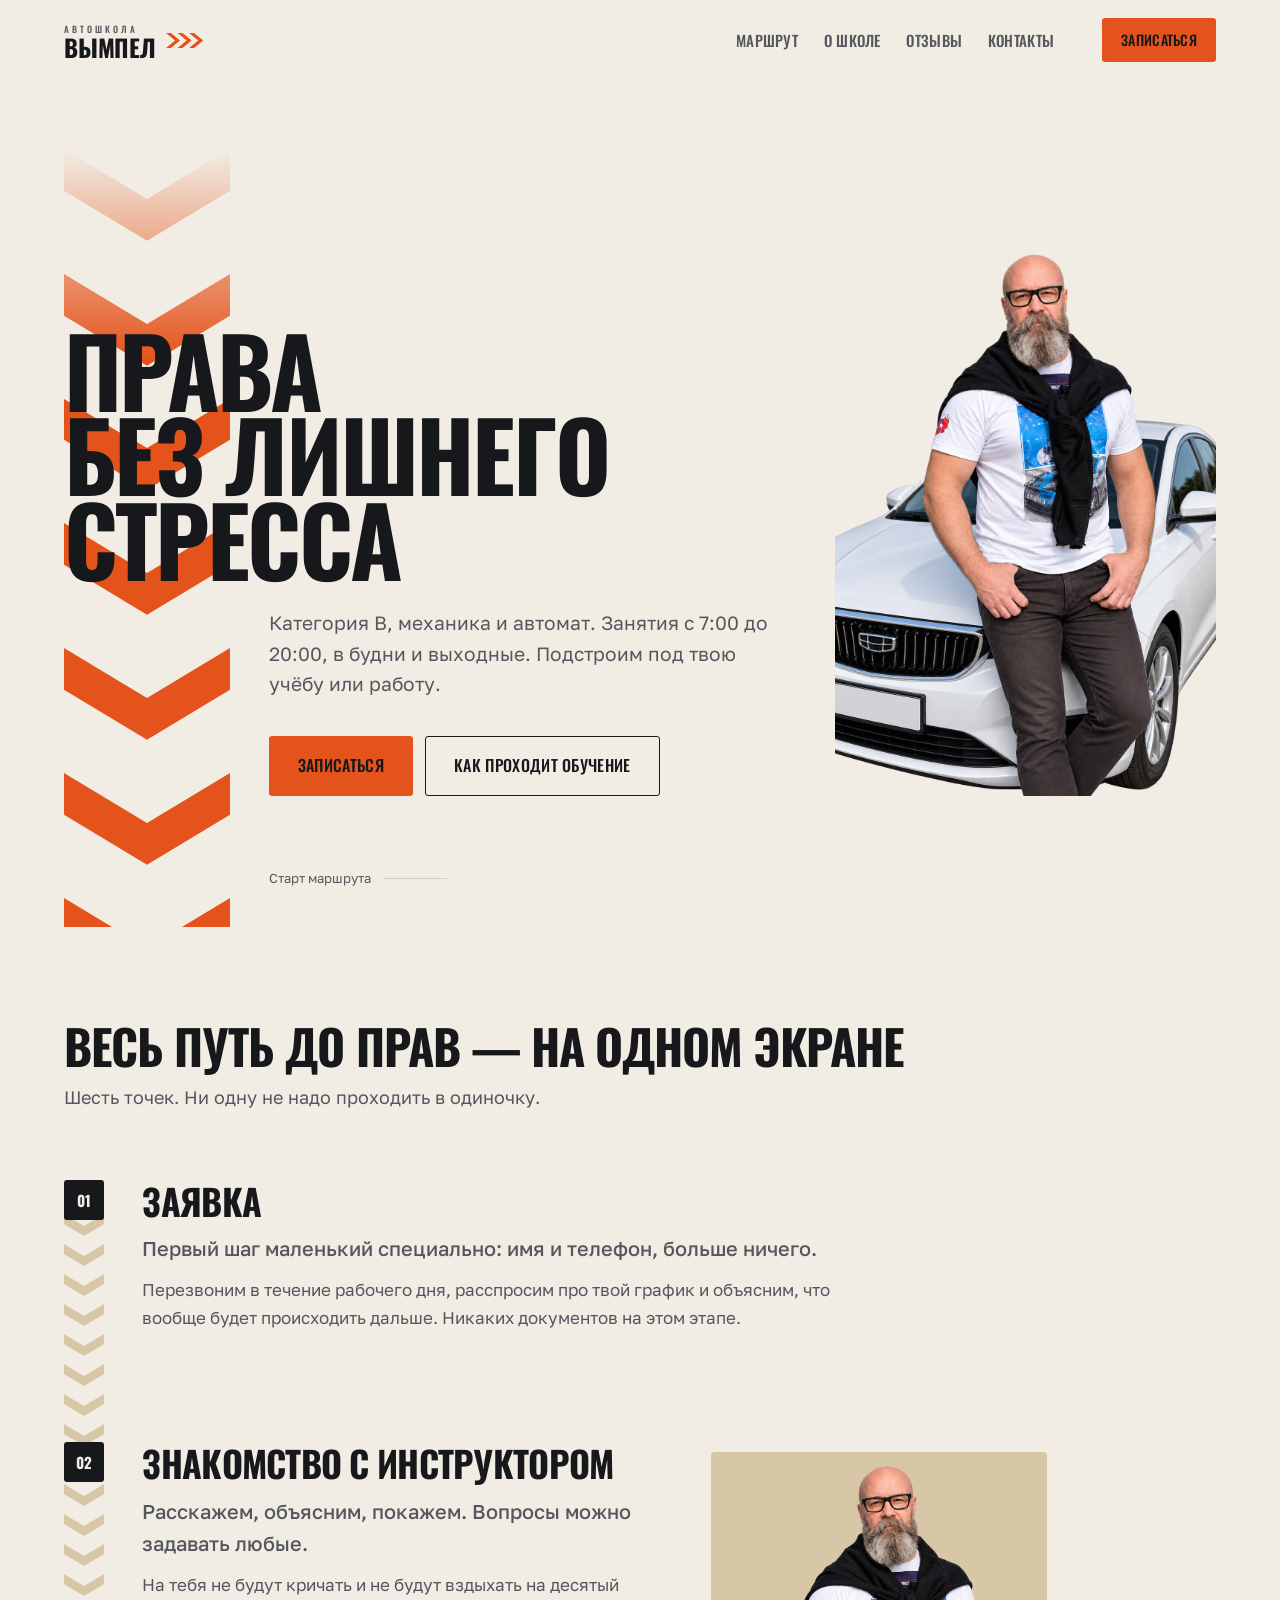
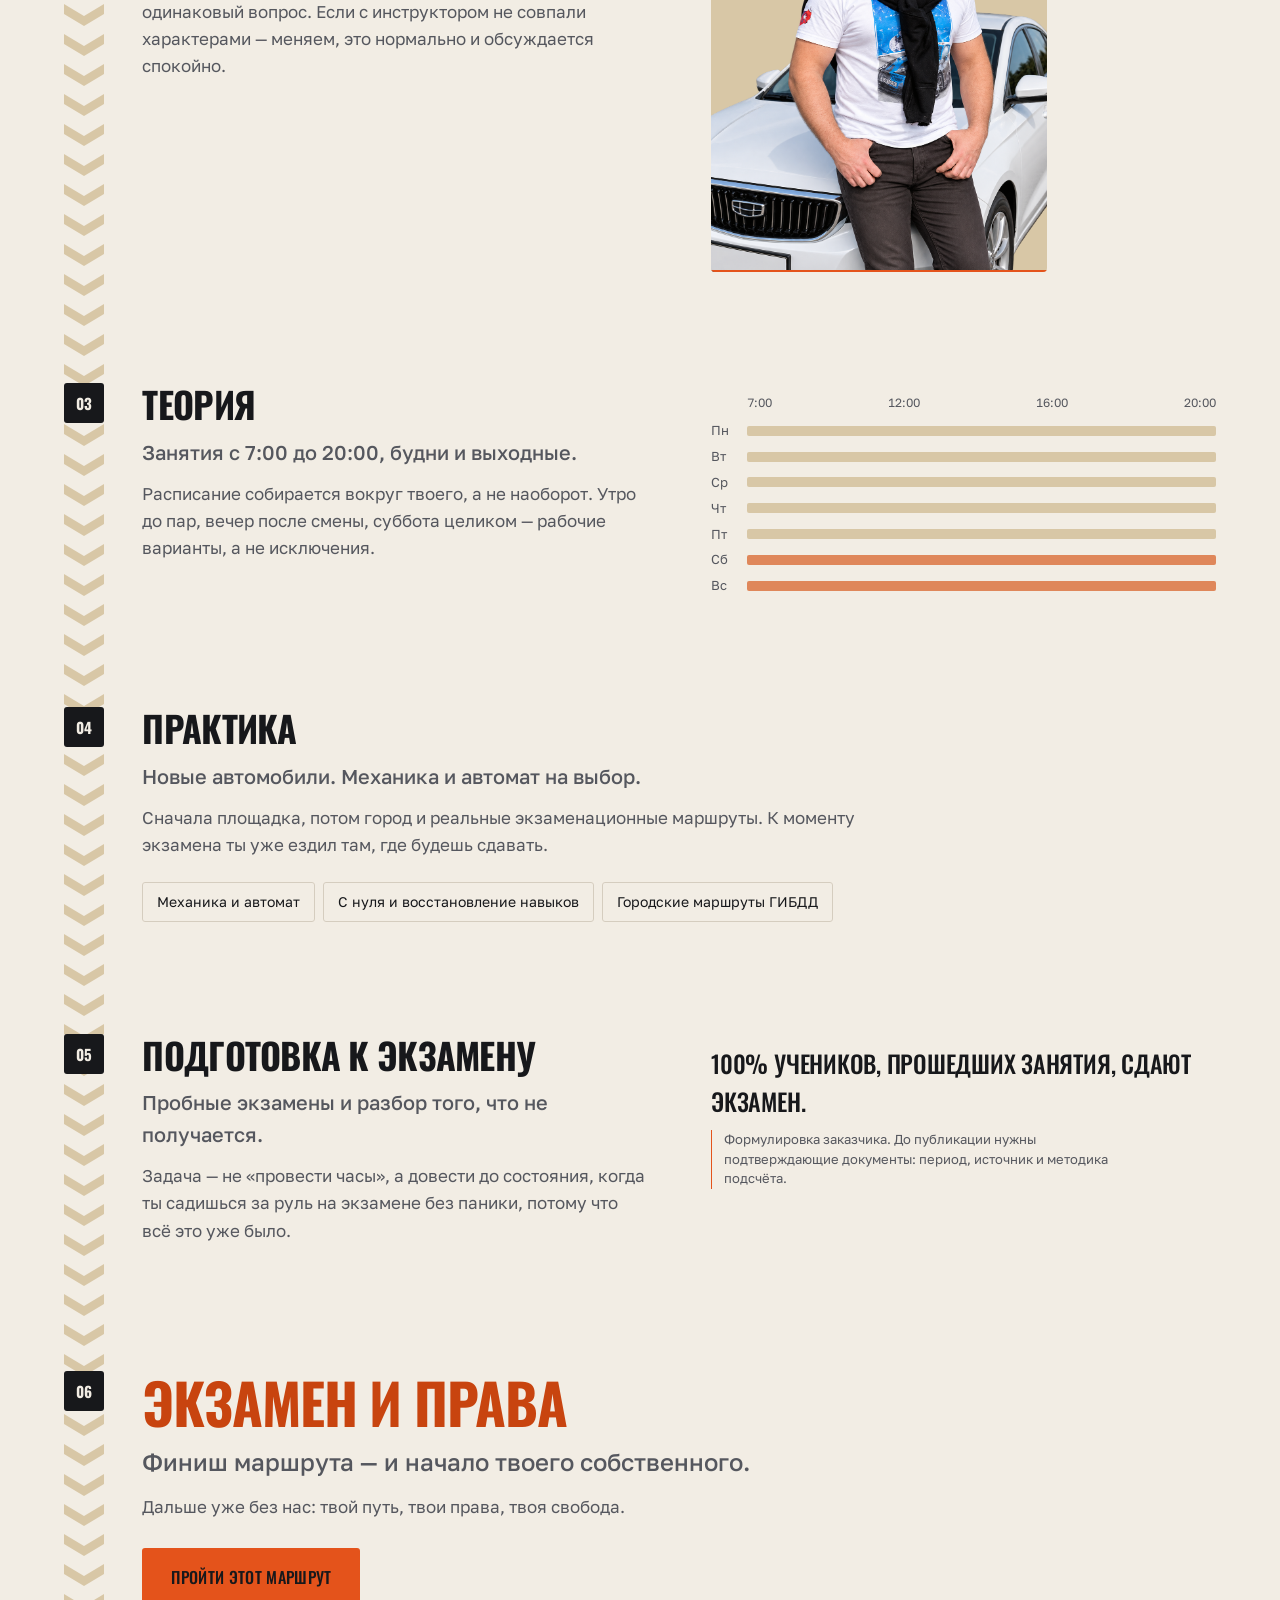
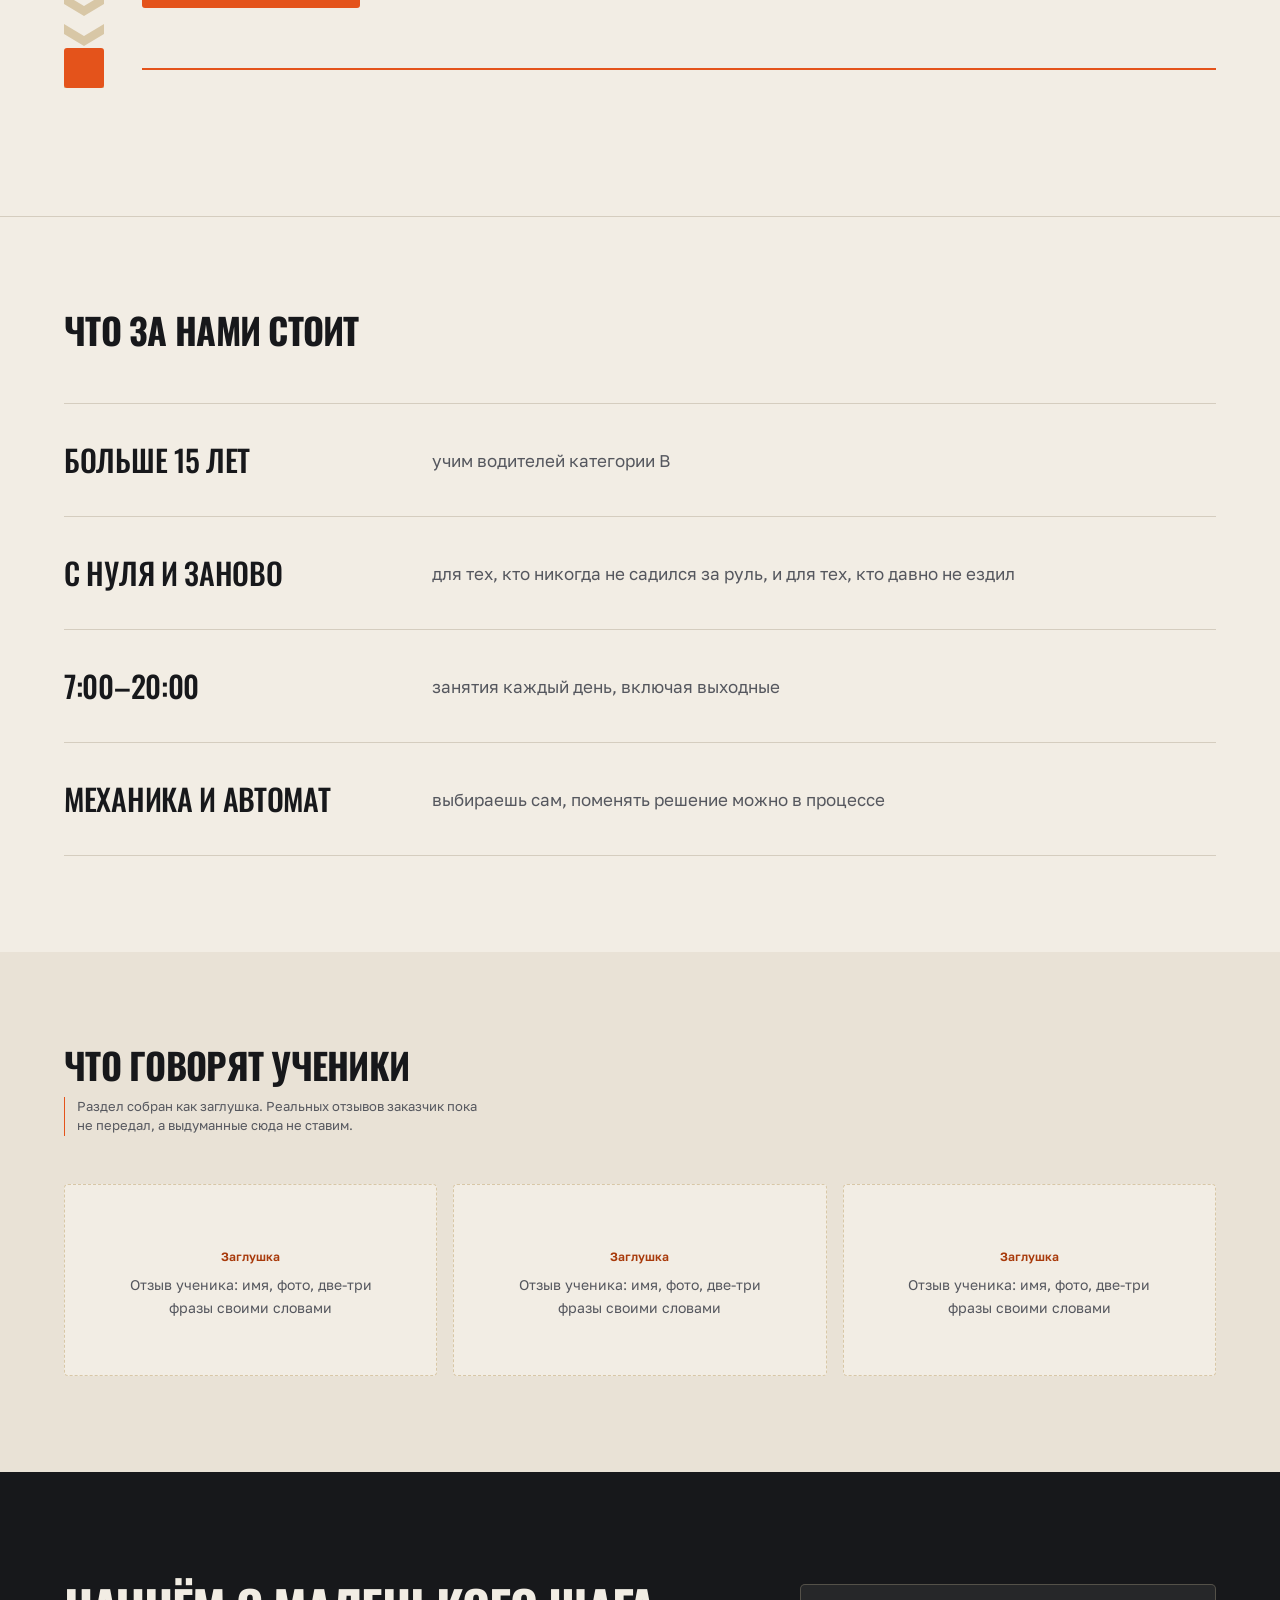
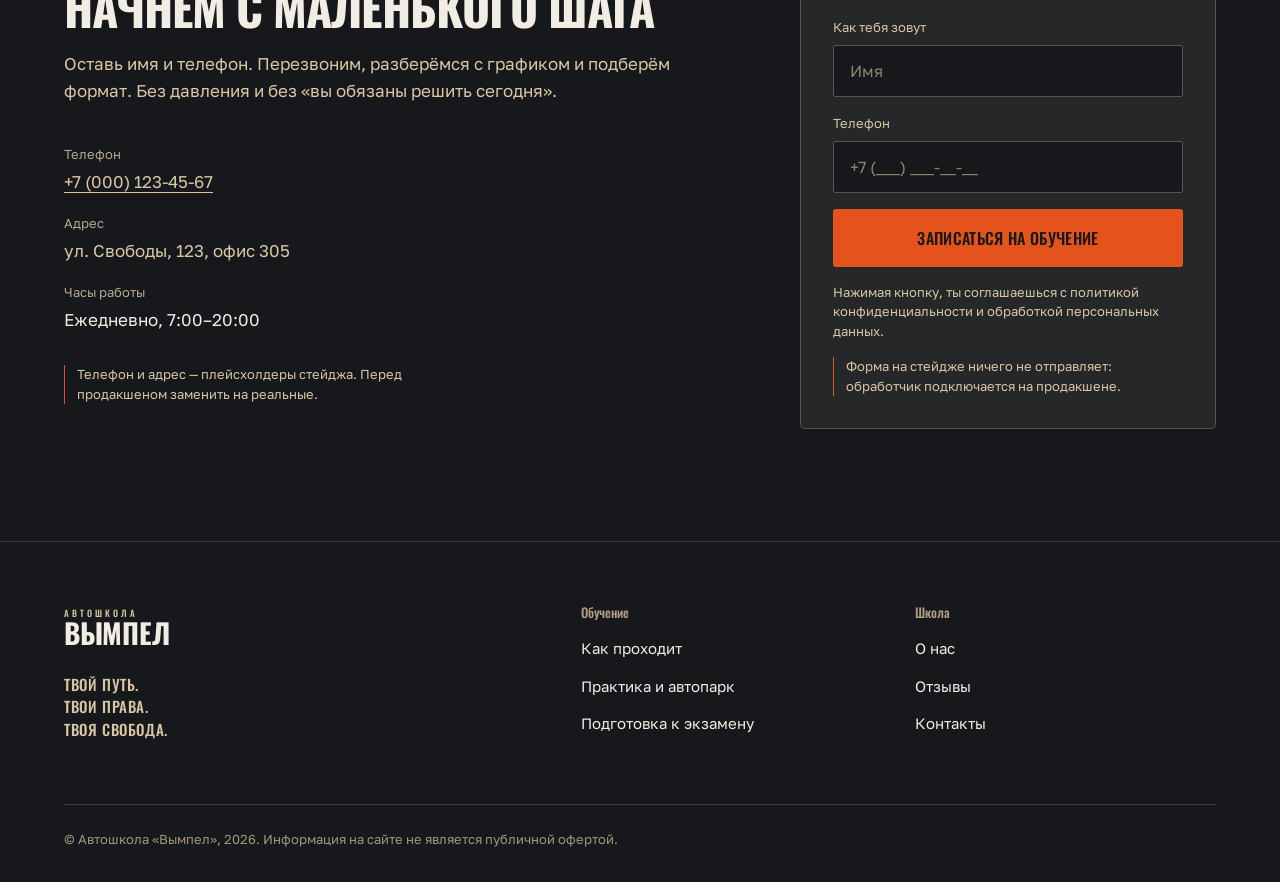
<file: site/index.html>
<!doctype html>
<html lang="ru">
<head>
<meta charset="utf-8">
<meta name="viewport" content="width=device-width, initial-scale=1">
<title>Автошкола «Вымпел» — права без лишнего стресса</title>
<meta name="description" content="Автошкола «Вымпел»: категория B, механика и автомат, занятия с 7:00 до 20:00 в будни и выходные. Обучение с нуля и восстановление навыков.">
<link rel="stylesheet" href="fonts/fonts.css">
<link rel="stylesheet" href="styles.css">
</head>
<body>
<!--
THESIS: Обучение показано как маршрут, по которому ученик едет от заявки до прав; страница
  отказывается от плиточной решётки «преимуществ с иконками», которой заканчивается
  каждый лендинг автошколы.
OWN-WORLD: Кремовая бумага #F2EDE4 и чернила #17181B, оранжевый #E4531B только как заливка
  дороги и действия, песок #D8C7A6 для тёмного режима. Oswald узкий капс — дисплей,
  Golos Text — текст. Единственный графический элемент — шеврон, работающий как дорожная
  разметка, а не как декор.
STORY: Ученик видит весь путь целиком, понимает, что на каждой точке рядом человек, и
  оставляет заявку, потому что первый шаг оказывается маленьким.
FIRST VIEWPORT: Кремовое поле; оранжевая шеврон-дорога входит снизу и уходит за
  заголовок; слева крупный капс «ПРАВА БЕЗ ЛИШНЕГО СТРЕССА» в три строки, под ним
  подзаголовок с графиком и две кнопки, первичная оранжевая; справа кадр автопарка;
  внизу маркер старта маршрута.
FORM: Маршрут, позиция 2 в моём ранжированном списке структур, seed 6f135856.
FINISH: unreviewed and undocumented is unfinished; this build ends with the finish review, the verdict, and DESIGN.md
-->

<a class="skip" href="#route">К маршруту обучения</a>

<header class="nav" data-nav>
  <a class="logo" href="#top" aria-label="Автошкола Вымпел, на главную">
    <span class="logo__sup">Автошкола</span>
    <span class="logo__name">Вымпел</span>
    <svg class="logo__mark" viewBox="0 0 46 18" aria-hidden="true" focusable="false">
      <path d="M0 0 L11 9 L0 18 L6 18 L17 9 L6 0 Z"/>
      <path d="M14 0 L25 9 L14 18 L20 18 L31 9 L20 0 Z"/>
      <path d="M28 0 L39 9 L28 18 L34 18 L45 9 L34 0 Z"/>
    </svg>
  </a>
  <nav class="nav__links" aria-label="Основная навигация">
    <a href="#route">Маршрут</a>
    <a href="#facts">О школе</a>
    <a href="#reviews">Отзывы</a>
    <a href="#signup">Контакты</a>
  </nav>
  <a class="btn btn--primary btn--sm" href="#signup">Записаться</a>
</header>

<main id="top">

  <section class="hero">
    <div class="hero__road" aria-hidden="true"></div>
    <div class="hero__inner">
      <div class="hero__text">
        <h1 class="hero__title">Права<br>без лишнего<br>стресса</h1>
        <p class="hero__lead">
          Категория B, механика и автомат. Занятия с 7:00 до 20:00, в будни и выходные.
          Подстроим под твою учёбу или работу.
        </p>
        <div class="hero__actions">
          <a class="btn btn--primary" href="#signup">Записаться</a>
          <a class="btn btn--ghost" href="#route">Как проходит обучение</a>
        </div>
      </div>
      <figure class="hero__shot slot cutout" data-slot="Фото автопарка">
        <img src="img/instructor.png" alt="Инструктор автошколы «Вымпел» у учебного автомобиля" data-optional>
        <div class="slot__body">
          <span class="slot__tag">Заглушка</span>
          <p class="slot__note">Обтравленный кадр: инструктор у учебного автомобиля. Положить файл в <code>site/img/instructor.png</code></p>
        </div>
      </figure>
    </div>
    <p class="hero__start"><span>Старт маршрута</span></p>
  </section>

  <section class="route" id="route" aria-labelledby="route-h">
    <div class="route__head">
      <h2 id="route-h">Весь путь до прав — на одном экране</h2>
      <p>Шесть точек. Ни одну не надо проходить в одиночку.</p>
    </div>

    <div class="road" data-road>
      <div class="road__track" aria-hidden="true"><span class="road__fill" data-road-fill></span></div>

      <ol class="stops">

        <li class="stop" data-stop>
          <div class="stop__marker" aria-hidden="true"><span>01</span></div>
          <div class="stop__body">
            <h3>Заявка</h3>
            <p class="stop__lead">Первый шаг маленький специально: имя и телефон, больше ничего.</p>
            <p>Перезвоним в течение рабочего дня, расспросим про твой график и объясним,
              что вообще будет происходить дальше. Никаких документов на этом этапе.</p>
          </div>
        </li>

        <li class="stop stop--split" data-stop>
          <div class="stop__marker" aria-hidden="true"><span>02</span></div>
          <div class="stop__body">
            <h3>Знакомство с инструктором</h3>
            <p class="stop__lead">Расскажем, объясним, покажем. Вопросы можно задавать любые.</p>
            <p>На тебя не будут кричать и не будут вздыхать на десятый одинаковый вопрос.
              Если с инструктором не совпали характерами — меняем, это нормально и
              обсуждается спокойно.</p>
            <figure class="stop__shot slot cutout cutout--face" data-slot="Фото инструктора">
              <img src="img/instructor.png" alt="Инструктор автошколы «Вымпел»" data-optional>
              <div class="slot__body">
                <span class="slot__tag">Заглушка</span>
                <p class="slot__note">Тот же обтравленный кадр, кроп на человека. Положить файл в <code>site/img/instructor.png</code></p>
              </div>
            </figure>
          </div>
        </li>

        <li class="stop stop--split" data-stop>
          <div class="stop__marker" aria-hidden="true"><span>03</span></div>
          <div class="stop__body">
            <h3>Теория</h3>
            <p class="stop__lead">Занятия с 7:00 до 20:00, будни и выходные.</p>
            <p>Расписание собирается вокруг твоего, а не наоборот. Утро до пар, вечер после
              смены, суббота целиком — рабочие варианты, а не исключения.</p>
            <div class="daybar" role="img" aria-label="Занятия доступны с 7:00 до 20:00 каждый день недели">
              <div class="daybar__scale"><span>7:00</span><span>12:00</span><span>16:00</span><span>20:00</span></div>
              <div class="daybar__rows">
                <div class="daybar__row"><span class="daybar__day">Пн</span><span class="daybar__bar"></span></div>
                <div class="daybar__row"><span class="daybar__day">Вт</span><span class="daybar__bar"></span></div>
                <div class="daybar__row"><span class="daybar__day">Ср</span><span class="daybar__bar"></span></div>
                <div class="daybar__row"><span class="daybar__day">Чт</span><span class="daybar__bar"></span></div>
                <div class="daybar__row"><span class="daybar__day">Пт</span><span class="daybar__bar"></span></div>
                <div class="daybar__row"><span class="daybar__day">Сб</span><span class="daybar__bar"></span></div>
                <div class="daybar__row"><span class="daybar__day">Вс</span><span class="daybar__bar"></span></div>
              </div>
            </div>
          </div>
        </li>

        <li class="stop" id="practice" data-stop>
          <div class="stop__marker" aria-hidden="true"><span>04</span></div>
          <div class="stop__body">
            <h3>Практика</h3>
            <p class="stop__lead">Новые автомобили. Механика и автомат на выбор.</p>
            <p>Сначала площадка, потом город и реальные экзаменационные маршруты. К моменту
              экзамена ты уже ездил там, где будешь сдавать.</p>
            <ul class="inline-facts">
              <li>Механика и автомат</li>
              <li>С нуля и восстановление навыков</li>
              <li>Городские маршруты ГИБДД</li>
            </ul>
          </div>
        </li>

        <li class="stop stop--split" id="exam-prep" data-stop>
          <div class="stop__marker" aria-hidden="true"><span>05</span></div>
          <div class="stop__body">
            <h3>Подготовка к экзамену</h3>
            <p class="stop__lead">Пробные экзамены и разбор того, что не получается.</p>
            <p>Задача — не «провести часы», а довести до состояния, когда ты садишься за руль
              на экзамене без паники, потому что всё это уже было.</p>
            <p class="claim">
              <strong>100% учеников, прошедших занятия, сдают экзамен.</strong>
              <span class="claim__note" data-placeholder>Формулировка заказчика. До публикации нужны подтверждающие документы: период, источник и методика подсчёта.</span>
            </p>
          </div>
        </li>

        <li class="stop stop--finish" data-stop>
          <div class="stop__marker" aria-hidden="true"><span>06</span></div>
          <div class="stop__body">
            <h3>Экзамен и права</h3>
            <p class="stop__lead">Финиш маршрута — и начало твоего собственного.</p>
            <p>Дальше уже без нас: твой путь, твои права, твоя свобода.</p>
            <p class="finish-cta"><a class="btn btn--primary" href="#signup">Пройти этот маршрут</a></p>
          </div>
        </li>

      </ol>
      <div class="road__finish" aria-hidden="true"></div>
    </div>
  </section>

  <section class="facts" id="facts" aria-labelledby="facts-h">
    <h2 id="facts-h" class="facts__h">Что за нами стоит</h2>
    <dl class="facts__list">
      <div class="facts__item">
        <dt>Больше 15 лет</dt>
        <dd>учим водителей категории B</dd>
      </div>
      <div class="facts__item">
        <dt>С нуля и заново</dt>
        <dd>для тех, кто никогда не садился за руль, и для тех, кто давно не ездил</dd>
      </div>
      <div class="facts__item">
        <dt>7:00–20:00</dt>
        <dd>занятия каждый день, включая выходные</dd>
      </div>
      <div class="facts__item">
        <dt>Механика и автомат</dt>
        <dd>выбираешь сам, поменять решение можно в процессе</dd>
      </div>
    </dl>
  </section>

  <section class="reviews" id="reviews" aria-labelledby="reviews-h">
    <div class="reviews__head">
      <h2 id="reviews-h">Что говорят ученики</h2>
      <p class="reviews__warn" data-placeholder>
        Раздел собран как заглушка. Реальных отзывов заказчик пока не передал,
        а выдуманные сюда не ставим.
      </p>
    </div>
    <ul class="reviews__list">
      <li class="review slot" data-slot="Отзыв 1">
        <div class="slot__body">
          <span class="slot__tag">Заглушка</span>
          <p class="slot__note">Отзыв ученика: имя, фото, две-три фразы своими словами</p>
        </div>
      </li>
      <li class="review slot" data-slot="Отзыв 2">
        <div class="slot__body">
          <span class="slot__tag">Заглушка</span>
          <p class="slot__note">Отзыв ученика: имя, фото, две-три фразы своими словами</p>
        </div>
      </li>
      <li class="review slot" data-slot="Отзыв 3">
        <div class="slot__body">
          <span class="slot__tag">Заглушка</span>
          <p class="slot__note">Отзыв ученика: имя, фото, две-три фразы своими словами</p>
        </div>
      </li>
    </ul>
  </section>

  <section class="signup" id="signup" aria-labelledby="signup-h">
    <div class="signup__inner">
      <div class="signup__pitch">
        <h2 id="signup-h">Начнём с маленького шага</h2>
        <p>Оставь имя и телефон. Перезвоним, разберёмся с графиком и подберём формат.
          Без давления и без «вы обязаны решить сегодня».</p>
        <ul class="signup__contacts">
          <li>
            <span class="signup__label">Телефон</span>
            <a href="tel:+70001234567" data-placeholder>+7 (000) 123-45-67</a>
          </li>
          <li>
            <span class="signup__label">Адрес</span>
            <span data-placeholder>ул. Свободы, 123, офис 305</span>
          </li>
          <li>
            <span class="signup__label">Часы работы</span>
            <span>Ежедневно, 7:00–20:00</span>
          </li>
        </ul>
        <p class="signup__stage" data-placeholder>
          Телефон и адрес — плейсхолдеры стейджа. Перед продакшеном заменить на реальные.
        </p>
      </div>

      <form class="form" data-form novalidate>
        <div class="field">
          <label for="name">Как тебя зовут</label>
          <input id="name" name="name" type="text" autocomplete="given-name" placeholder="Имя" required>
          <p class="field__error" data-error-for="name" hidden></p>
        </div>
        <div class="field">
          <label for="phone">Телефон</label>
          <input id="phone" name="phone" type="tel" autocomplete="tel" inputmode="tel" placeholder="+7 (___) ___-__-__" required>
          <p class="field__error" data-error-for="phone" hidden></p>
        </div>
        <button class="btn btn--primary btn--block" type="submit" data-submit>Записаться на обучение</button>
        <p class="form__legal">
          Нажимая кнопку, ты соглашаешься с политикой конфиденциальности и обработкой
          персональных данных.
        </p>
        <p class="form__done" data-done hidden role="status">
          Заявка отправлена. Перезвоним в течение рабочего дня.
        </p>
        <p class="form__stage" data-placeholder>Форма на стейдже ничего не отправляет: обработчик подключается на продакшене.</p>
      </form>
    </div>
  </section>

</main>

<footer class="foot">
  <div class="foot__inner">
    <div class="foot__brand">
      <span class="logo__sup">Автошкола</span>
      <span class="logo__name">Вымпел</span>
      <p class="foot__tag">Твой путь.<br>Твои права.<br>Твоя свобода.</p>
    </div>
    <nav class="foot__nav" aria-label="Навигация в подвале">
      <div>
        <h3>Обучение</h3>
        <ul>
          <li><a href="#route">Как проходит</a></li>
          <li><a href="#practice">Практика и автопарк</a></li>
          <li><a href="#exam-prep">Подготовка к экзамену</a></li>
        </ul>
      </div>
      <div>
        <h3>Школа</h3>
        <ul>
          <li><a href="#facts">О нас</a></li>
          <li><a href="#reviews">Отзывы</a></li>
          <li><a href="#signup">Контакты</a></li>
        </ul>
      </div>
    </nav>
  </div>
  <p class="foot__legal">
    © Автошкола «Вымпел», 2026. Информация на сайте не является публичной офертой.
  </p>
</footer>

<script src="app.js" defer></script>
</body>
</html>
</file>
<file: site/fonts/fonts.css>
/* cyrillic-ext */
@font-face {
  font-family: 'Golos Text';
  font-style: normal;
  font-weight: 400;
  font-display: swap;
  src: url(./v7-q5uCsoe9Lv5t7Meb31EcEx58hLxR.woff2) format('woff2');
  unicode-range: U+0460-052F, U+1C80-1C8A, U+20B4, U+2DE0-2DFF, U+A640-A69F, U+FE2E-FE2F;
}
/* cyrillic */
@font-face {
  font-family: 'Golos Text';
  font-style: normal;
  font-weight: 400;
  font-display: swap;
  src: url(./v7-q5uCsoe9Lv5t7Meb31EcExd8hLxR.woff2) format('woff2');
  unicode-range: U+0301, U+0400-045F, U+0490-0491, U+04B0-04B1, U+2116;
}
/* latin-ext */
@font-face {
  font-family: 'Golos Text';
  font-style: normal;
  font-weight: 400;
  font-display: swap;
  src: url(./v7-q5uCsoe9Lv5t7Meb31EcEx18hLxR.woff2) format('woff2');
  unicode-range: U+0100-02BA, U+02BD-02C5, U+02C7-02CC, U+02CE-02D7, U+02DD-02FF, U+0304, U+0308, U+0329, U+1D00-1DBF, U+1E00-1E9F, U+1EF2-1EFF, U+2020, U+20A0-20AB, U+20AD-20C0, U+2113, U+2C60-2C7F, U+A720-A7FF;
}
/* latin */
@font-face {
  font-family: 'Golos Text';
  font-style: normal;
  font-weight: 400;
  font-display: swap;
  src: url(./v7-q5uCsoe9Lv5t7Meb31EcExN8hA.woff2) format('woff2');
  unicode-range: U+0000-00FF, U+0131, U+0152-0153, U+02BB-02BC, U+02C6, U+02DA, U+02DC, U+0304, U+0308, U+0329, U+2000-206F, U+20AC, U+2122, U+2191, U+2193, U+2212, U+2215, U+FEFF, U+FFFD;
}
/* cyrillic-ext */
@font-face {
  font-family: 'Golos Text';
  font-style: normal;
  font-weight: 500;
  font-display: swap;
  src: url(./v7-q5uCsoe9Lv5t7Meb31EcEx58hLxR.woff2) format('woff2');
  unicode-range: U+0460-052F, U+1C80-1C8A, U+20B4, U+2DE0-2DFF, U+A640-A69F, U+FE2E-FE2F;
}
/* cyrillic */
@font-face {
  font-family: 'Golos Text';
  font-style: normal;
  font-weight: 500;
  font-display: swap;
  src: url(./v7-q5uCsoe9Lv5t7Meb31EcExd8hLxR.woff2) format('woff2');
  unicode-range: U+0301, U+0400-045F, U+0490-0491, U+04B0-04B1, U+2116;
}
/* latin-ext */
@font-face {
  font-family: 'Golos Text';
  font-style: normal;
  font-weight: 500;
  font-display: swap;
  src: url(./v7-q5uCsoe9Lv5t7Meb31EcEx18hLxR.woff2) format('woff2');
  unicode-range: U+0100-02BA, U+02BD-02C5, U+02C7-02CC, U+02CE-02D7, U+02DD-02FF, U+0304, U+0308, U+0329, U+1D00-1DBF, U+1E00-1E9F, U+1EF2-1EFF, U+2020, U+20A0-20AB, U+20AD-20C0, U+2113, U+2C60-2C7F, U+A720-A7FF;
}
/* latin */
@font-face {
  font-family: 'Golos Text';
  font-style: normal;
  font-weight: 500;
  font-display: swap;
  src: url(./v7-q5uCsoe9Lv5t7Meb31EcExN8hA.woff2) format('woff2');
  unicode-range: U+0000-00FF, U+0131, U+0152-0153, U+02BB-02BC, U+02C6, U+02DA, U+02DC, U+0304, U+0308, U+0329, U+2000-206F, U+20AC, U+2122, U+2191, U+2193, U+2212, U+2215, U+FEFF, U+FFFD;
}
/* cyrillic-ext */
@font-face {
  font-family: 'Golos Text';
  font-style: normal;
  font-weight: 600;
  font-display: swap;
  src: url(./v7-q5uCsoe9Lv5t7Meb31EcEx58hLxR.woff2) format('woff2');
  unicode-range: U+0460-052F, U+1C80-1C8A, U+20B4, U+2DE0-2DFF, U+A640-A69F, U+FE2E-FE2F;
}
/* cyrillic */
@font-face {
  font-family: 'Golos Text';
  font-style: normal;
  font-weight: 600;
  font-display: swap;
  src: url(./v7-q5uCsoe9Lv5t7Meb31EcExd8hLxR.woff2) format('woff2');
  unicode-range: U+0301, U+0400-045F, U+0490-0491, U+04B0-04B1, U+2116;
}
/* latin-ext */
@font-face {
  font-family: 'Golos Text';
  font-style: normal;
  font-weight: 600;
  font-display: swap;
  src: url(./v7-q5uCsoe9Lv5t7Meb31EcEx18hLxR.woff2) format('woff2');
  unicode-range: U+0100-02BA, U+02BD-02C5, U+02C7-02CC, U+02CE-02D7, U+02DD-02FF, U+0304, U+0308, U+0329, U+1D00-1DBF, U+1E00-1E9F, U+1EF2-1EFF, U+2020, U+20A0-20AB, U+20AD-20C0, U+2113, U+2C60-2C7F, U+A720-A7FF;
}
/* latin */
@font-face {
  font-family: 'Golos Text';
  font-style: normal;
  font-weight: 600;
  font-display: swap;
  src: url(./v7-q5uCsoe9Lv5t7Meb31EcExN8hA.woff2) format('woff2');
  unicode-range: U+0000-00FF, U+0131, U+0152-0153, U+02BB-02BC, U+02C6, U+02DA, U+02DC, U+0304, U+0308, U+0329, U+2000-206F, U+20AC, U+2122, U+2191, U+2193, U+2212, U+2215, U+FEFF, U+FFFD;
}
/* cyrillic-ext */
@font-face {
  font-family: 'Oswald';
  font-style: normal;
  font-weight: 500;
  font-display: swap;
  src: url(./v57-TK3IWkUHHAIjg75cFRf3bXL8LICs1_Fv40pKlN4NNSeSASz7FmlbHYjedg.woff2) format('woff2');
  unicode-range: U+0460-052F, U+1C80-1C8A, U+20B4, U+2DE0-2DFF, U+A640-A69F, U+FE2E-FE2F;
}
/* cyrillic */
@font-face {
  font-family: 'Oswald';
  font-style: normal;
  font-weight: 500;
  font-display: swap;
  src: url(./v57-TK3IWkUHHAIjg75cFRf3bXL8LICs1_Fv40pKlN4NNSeSASz7FmlSHYjedg.woff2) format('woff2');
  unicode-range: U+0301, U+0400-045F, U+0490-0491, U+04B0-04B1, U+2116;
}
/* vietnamese */
@font-face {
  font-family: 'Oswald';
  font-style: normal;
  font-weight: 500;
  font-display: swap;
  src: url(./v57-TK3IWkUHHAIjg75cFRf3bXL8LICs1_Fv40pKlN4NNSeSASz7FmlZHYjedg.woff2) format('woff2');
  unicode-range: U+0102-0103, U+0110-0111, U+0128-0129, U+0168-0169, U+01A0-01A1, U+01AF-01B0, U+0300-0301, U+0303-0304, U+0308-0309, U+0323, U+0329, U+1EA0-1EF9, U+20AB;
}
/* latin-ext */
@font-face {
  font-family: 'Oswald';
  font-style: normal;
  font-weight: 500;
  font-display: swap;
  src: url(./v57-TK3IWkUHHAIjg75cFRf3bXL8LICs1_Fv40pKlN4NNSeSASz7FmlYHYjedg.woff2) format('woff2');
  unicode-range: U+0100-02BA, U+02BD-02C5, U+02C7-02CC, U+02CE-02D7, U+02DD-02FF, U+0304, U+0308, U+0329, U+1D00-1DBF, U+1E00-1E9F, U+1EF2-1EFF, U+2020, U+20A0-20AB, U+20AD-20C0, U+2113, U+2C60-2C7F, U+A720-A7FF;
}
/* latin */
@font-face {
  font-family: 'Oswald';
  font-style: normal;
  font-weight: 500;
  font-display: swap;
  src: url(./v57-TK3IWkUHHAIjg75cFRf3bXL8LICs1_Fv40pKlN4NNSeSASz7FmlWHYg.woff2) format('woff2');
  unicode-range: U+0000-00FF, U+0131, U+0152-0153, U+02BB-02BC, U+02C6, U+02DA, U+02DC, U+0304, U+0308, U+0329, U+2000-206F, U+20AC, U+2122, U+2191, U+2193, U+2212, U+2215, U+FEFF, U+FFFD;
}
/* cyrillic-ext */
@font-face {
  font-family: 'Oswald';
  font-style: normal;
  font-weight: 700;
  font-display: swap;
  src: url(./v57-TK3IWkUHHAIjg75cFRf3bXL8LICs1_Fv40pKlN4NNSeSASz7FmlbHYjedg.woff2) format('woff2');
  unicode-range: U+0460-052F, U+1C80-1C8A, U+20B4, U+2DE0-2DFF, U+A640-A69F, U+FE2E-FE2F;
}
/* cyrillic */
@font-face {
  font-family: 'Oswald';
  font-style: normal;
  font-weight: 700;
  font-display: swap;
  src: url(./v57-TK3IWkUHHAIjg75cFRf3bXL8LICs1_Fv40pKlN4NNSeSASz7FmlSHYjedg.woff2) format('woff2');
  unicode-range: U+0301, U+0400-045F, U+0490-0491, U+04B0-04B1, U+2116;
}
/* vietnamese */
@font-face {
  font-family: 'Oswald';
  font-style: normal;
  font-weight: 700;
  font-display: swap;
  src: url(./v57-TK3IWkUHHAIjg75cFRf3bXL8LICs1_Fv40pKlN4NNSeSASz7FmlZHYjedg.woff2) format('woff2');
  unicode-range: U+0102-0103, U+0110-0111, U+0128-0129, U+0168-0169, U+01A0-01A1, U+01AF-01B0, U+0300-0301, U+0303-0304, U+0308-0309, U+0323, U+0329, U+1EA0-1EF9, U+20AB;
}
/* latin-ext */
@font-face {
  font-family: 'Oswald';
  font-style: normal;
  font-weight: 700;
  font-display: swap;
  src: url(./v57-TK3IWkUHHAIjg75cFRf3bXL8LICs1_Fv40pKlN4NNSeSASz7FmlYHYjedg.woff2) format('woff2');
  unicode-range: U+0100-02BA, U+02BD-02C5, U+02C7-02CC, U+02CE-02D7, U+02DD-02FF, U+0304, U+0308, U+0329, U+1D00-1DBF, U+1E00-1E9F, U+1EF2-1EFF, U+2020, U+20A0-20AB, U+20AD-20C0, U+2113, U+2C60-2C7F, U+A720-A7FF;
}
/* latin */
@font-face {
  font-family: 'Oswald';
  font-style: normal;
  font-weight: 700;
  font-display: swap;
  src: url(./v57-TK3IWkUHHAIjg75cFRf3bXL8LICs1_Fv40pKlN4NNSeSASz7FmlWHYg.woff2) format('woff2');
  unicode-range: U+0000-00FF, U+0131, U+0152-0153, U+02BB-02BC, U+02C6, U+02DA, U+02DC, U+0304, U+0308, U+0329, U+2000-206F, U+20AC, U+2122, U+2191, U+2193, U+2212, U+2215, U+FEFF, U+FFFD;
}
</file>
<file: site/styles.css>
/* Автошкола «Вымпел» — лендинг «Маршрут». seed 6f135856 */

:root {
  --paper: #f2ede4;
  --paper-2: #e9e2d6;
  --ink: #17181b;
  --ink-soft: #55575e;
  --orange: #e4531b;
  --orange-deep: #c8440f;
  --sand: #d8c7a6;
  --line: #d5cdbf;

  --rail: 40px;
  --gutter: clamp(1.25rem, 5vw, 5rem);
  --wrap: 1200px;

  --step: clamp(4.5rem, 9vw, 8.5rem);
  --ease: cubic-bezier(.16, .84, .3, 1);

  --chevron-sand: url("data:image/svg+xml,%3Csvg xmlns='http://www.w3.org/2000/svg' width='40' height='30' viewBox='0 0 40 30'%3E%3Cpath d='M0 0 L20 12 L40 0 L40 10 L20 22 L0 10 Z' fill='%23d8c7a6'/%3E%3C/svg%3E");
  --chevron-orange: url("data:image/svg+xml,%3Csvg xmlns='http://www.w3.org/2000/svg' width='40' height='30' viewBox='0 0 40 30'%3E%3Cpath d='M0 0 L20 12 L40 0 L40 10 L20 22 L0 10 Z' fill='%23e4531b'/%3E%3C/svg%3E");
}

*, *::before, *::after { box-sizing: border-box; }

html { scroll-behavior: smooth; }

body {
  margin: 0;
  background: var(--paper);
  color: var(--ink);
  font-family: "Golos Text", system-ui, sans-serif;
  font-size: 1.0625rem;
  line-height: 1.6;
  -webkit-font-smoothing: antialiased;
  overflow-x: hidden;
}

/* --- browser surfaces: these ship with the design, not with the browser --- */
::selection { background: var(--orange); color: var(--paper); }
:focus-visible {
  outline: 2px solid var(--orange);
  outline-offset: 3px;
  border-radius: 2px;
}
input { caret-color: var(--orange); }
* { scrollbar-color: var(--sand) transparent; scrollbar-width: thin; }
::-webkit-scrollbar { width: 11px; height: 11px; }
::-webkit-scrollbar-track { background: var(--paper-2); }
::-webkit-scrollbar-thumb { background: var(--sand); border: 3px solid var(--paper-2); border-radius: 99px; }
::-webkit-scrollbar-thumb:hover { background: var(--orange); }

h1, h2, h3 {
  font-family: Oswald, "Golos Text", sans-serif;
  font-weight: 700;
  text-transform: uppercase;
  letter-spacing: -0.02em;
  line-height: .96;
  margin: 0;
  text-wrap: balance;
}

p { margin: 0 0 1rem; max-width: 68ch; }
p:last-child { margin-bottom: 0; }

a { color: inherit; text-decoration-thickness: 1px; text-underline-offset: .22em; }

.skip {
  position: absolute; left: -9999px; top: 0; z-index: 99;
  background: var(--ink); color: var(--paper); padding: .75rem 1.25rem;
}
.skip:focus { left: 0; }

/* ---------- buttons ---------- */
.btn {
  --btn-bg: transparent;
  --btn-fg: var(--ink);
  display: inline-flex; align-items: center; justify-content: center;
  gap: .5rem;
  padding: 1rem 1.75rem;
  background: var(--btn-bg); color: var(--btn-fg);
  border: 1px solid transparent; border-radius: 3px;
  font-family: Oswald, sans-serif; font-weight: 500;
  font-size: 1rem; letter-spacing: .02em; text-transform: uppercase;
  text-decoration: none; cursor: pointer;
  transition: background-color .28s var(--ease), transform .28s var(--ease), color .28s var(--ease);
}
.btn--primary { --btn-bg: var(--orange); --btn-fg: var(--ink); }
.btn--primary:hover { --btn-bg: var(--ink); --btn-fg: var(--orange); transform: translateY(-2px); }
.btn--ghost { border-color: var(--ink); }
.btn--ghost:hover { background: var(--ink); color: var(--paper); transform: translateY(-2px); }
.btn--sm { padding: .625rem 1.125rem; font-size: .875rem; }
.btn--block { width: 100%; }
.btn:disabled { opacity: .5; cursor: not-allowed; transform: none; }

/* ---------- nav ---------- */
.nav {
  position: sticky; top: 0; z-index: 40;
  display: flex; align-items: center; gap: clamp(1rem, 4vw, 3rem);
  padding: 1.125rem var(--gutter);
  background: color-mix(in srgb, var(--paper) 88%, transparent);
  backdrop-filter: blur(10px);
  border-bottom: 1px solid transparent;
  transition: border-color .3s var(--ease), background-color .3s var(--ease);
}
.nav[data-stuck] { border-bottom-color: var(--line); }

.logo { display: grid; grid-template-columns: auto auto; align-items: center; column-gap: .625rem; text-decoration: none; }
.logo__sup {
  grid-column: 1; font-family: Oswald, sans-serif; font-size: .5625rem;
  letter-spacing: .34em; text-transform: uppercase; color: var(--ink-soft);
}
.logo__name {
  grid-column: 1; font-family: Oswald, sans-serif; font-weight: 700;
  font-size: 1.5rem; letter-spacing: -0.01em; text-transform: uppercase; line-height: .9;
}
.logo__mark { grid-column: 2; grid-row: 1 / span 2; width: 38px; height: 15px; fill: var(--orange); }

.nav__links { display: flex; gap: clamp(.875rem, 2vw, 1.75rem); margin-left: auto; }
.nav__links a {
  font-family: Oswald, sans-serif; font-size: .9375rem; letter-spacing: .02em;
  text-transform: uppercase; text-decoration: none; color: var(--ink-soft);
  transition: color .2s var(--ease);
}
.nav__links a:hover { color: var(--ink); }

/* ---------- hero ---------- */
.hero {
  --road-w: clamp(96px, 13vw, 190px);
  position: relative; padding: clamp(3rem, 8vw, 7rem) var(--gutter) 0; overflow: hidden;
}

.hero__road {
  position: absolute; left: var(--gutter); right: var(--gutter); top: 0; bottom: 0;
  max-width: var(--wrap); margin: 0 auto;
  z-index: 0; pointer-events: none;
}
/* The band sits exactly where the route rail begins, so the hero road and the
   route are one road rather than two drawings of one. */
.hero__road::before {
  content: ""; position: absolute; left: 0; top: 8%; bottom: -4%;
  width: var(--road-w);
  background-image: var(--chevron-orange);
  background-size: 100% auto; background-repeat: repeat-y;
  -webkit-mask-image: linear-gradient(to bottom, transparent 0%, #000 26%);
  mask-image: linear-gradient(to bottom, transparent 0%, #000 26%);
}

.hero__inner {
  position: relative; z-index: 1;
  max-width: var(--wrap); margin: 0 auto;
  padding-left: calc(var(--road-w) + clamp(1.25rem, 3vw, 2.5rem));
  display: grid; grid-template-columns: minmax(0, 1.15fr) minmax(0, .85fr);
  gap: clamp(1.5rem, 4vw, 4rem); align-items: end;
  min-height: min(68vh, 620px);
}

.hero__title {
  position: relative; z-index: 1;
  margin-left: calc(-1 * (var(--road-w) + clamp(1.25rem, 3vw, 2.5rem)));
  font-size: clamp(2.75rem, 9.2vw, 6rem);
  line-height: .88; letter-spacing: -0.028em;
  margin-bottom: 1.75rem;
}
.hero__lead { font-size: clamp(1.0625rem, 1.5vw, 1.25rem); color: var(--ink-soft); max-width: 46ch; margin-bottom: 2.25rem; }
.hero__actions { display: flex; flex-wrap: wrap; gap: .75rem; }

.hero__shot { margin: 0; aspect-ratio: 4 / 3; min-height: min(48vh, 26rem); align-self: stretch; }

.hero__start {
  position: relative; z-index: 1;
  max-width: var(--wrap); margin: clamp(2.5rem, 6vw, 4.5rem) auto 0;
  padding-left: calc(var(--road-w) + clamp(1.25rem, 3vw, 2.5rem));
  padding-bottom: clamp(1.5rem, 3vw, 2.5rem);
  font-size: .8125rem; color: var(--ink-soft);
}
.hero__start span { display: inline-flex; align-items: center; gap: .75rem; }
.hero__start span::after { content: ""; width: 64px; height: 1px; background: var(--line); }

/* ---------- marked placeholders ---------- */
.slot {
  position: relative; margin: 0;
  background: var(--paper-2);
  border: 1px dashed var(--sand);
  border-radius: 4px;
  display: grid; place-items: center; padding: 1.5rem; text-align: center;
}
.slot__tag {
  display: inline-block; margin-bottom: .5rem;
  font-size: .75rem; font-weight: 600; color: #a83a0b;
}
.slot__note { font-size: .875rem; color: var(--ink-soft); margin: 0; max-width: 30ch; }

/* People enter the page as cut-outs standing on a warm field, never as a photo
   in a frame: the background of the client's footage is the weak part of it. */
.cutout {
  background: var(--sand); border: 0; border-radius: 4px;
  padding: 0; overflow: hidden; position: relative;
  display: grid; align-items: end; justify-items: center;
  aspect-ratio: 4 / 5;
}
.cutout::after {
  content: ""; position: absolute; left: 0; right: 0; bottom: 0;
  height: 2px; background: var(--orange);
}
/* The real photograph is absent until the client drops it in, so every slot
   ships its marked placeholder and swaps itself the moment the file loads. */
.slot img { display: none; }
.slot[data-filled] img { display: block; }
.slot[data-filled] .slot__body { display: none; }
.slot[data-filled] { border-color: transparent; }

/* Absolute so the height resolves against the box: as a grid item the image
   sized itself from its own aspect and overflowed the field. */
.cutout img {
  position: absolute; inset: 0;
  width: 100%; height: 100%;
  object-fit: contain; object-position: bottom;
}
/* Stop 02 wants the person, not the car, so the same file is cropped upward. */
.cutout--face img { object-fit: cover; object-position: 50% 14%; }

/* In the hero the cut-out needs no field at all: it stands directly on the
   page, which is the whole point of cutting the background away. */
.hero__shot.cutout {
  background: transparent; border: 0; aspect-ratio: auto;
  padding: 0; overflow: visible;
}
.hero__shot.cutout::after { content: none; }
.hero__shot.cutout img { object-position: right bottom; }
.cutout .slot__body { align-self: center; padding: 1.5rem; }
.cutout .slot__tag { color: #8f3208; }
.cutout .slot__note { color: #4a4436; }

[data-placeholder] { color: var(--ink-soft); }
.claim__note, .signup__stage, .form__stage, .reviews__warn {
  display: block; font-size: .8125rem; line-height: 1.5;
  border-left: 1px solid var(--orange); padding-left: .75rem; margin-top: .625rem;
  max-width: 52ch;
}

/* ---------- route ---------- */
.route { padding: clamp(3rem, 8vw, 6rem) var(--gutter) clamp(4rem, 10vw, 8rem); }
.route__head { max-width: var(--wrap); margin: 0 auto clamp(2.5rem, 6vw, 4.5rem); }
.route__head h2 { font-size: clamp(1.75rem, 4.2vw, 3rem); margin-bottom: .875rem; }
.route__head p { color: var(--ink-soft); font-size: 1.125rem; }

.road {
  position: relative; max-width: var(--wrap); margin: 0 auto;
  padding-left: calc(var(--rail) + clamp(1.25rem, 3vw, 2.5rem));
  padding-bottom: calc(var(--rail) + 2.5rem);
}

/* The route terminates on a finish line rather than trailing off with the list. */
.road__finish { position: absolute; left: 0; right: 0; bottom: 0; height: var(--rail); }
.road__finish::before {
  content: ""; position: absolute; left: 0; top: 0;
  width: var(--rail); height: var(--rail);
  background: var(--orange); border-radius: 3px;
}
.road__finish::after {
  content: ""; position: absolute;
  left: calc(var(--rail) + clamp(1.25rem, 3vw, 2.5rem)); right: 0;
  top: calc(var(--rail) / 2); height: 2px; background: var(--orange);
}

.finish-cta { margin-top: 1.75rem; }

.road__track {
  position: absolute; left: 0; top: 0; bottom: 0; width: var(--rail);
  background-image: var(--chevron-sand);
  background-size: 100% auto; background-repeat: repeat-y;
}
.road__fill {
  position: absolute; inset: 0 0 auto 0; height: 0;
  background-image: var(--chevron-orange);
  background-size: 100% auto; background-repeat: repeat-y;
  overflow: hidden;
}

.stops { list-style: none; margin: 0; padding: 0; display: grid; gap: var(--step); }

.stop { position: relative; }
.stop__marker {
  position: absolute; left: calc(-1 * (var(--rail) + clamp(1.25rem, 3vw, 2.5rem))); top: -.25rem;
  width: var(--rail); height: var(--rail);
  display: grid; place-items: center;
  background: var(--ink); color: var(--paper); border-radius: 3px;
  font-family: Oswald, sans-serif; font-weight: 700; font-size: .9375rem;
  transition: background-color .4s var(--ease), color .4s var(--ease);
}
.stop[data-reached] .stop__marker { background: var(--orange); color: var(--ink); }

.stop__body h3 { font-size: clamp(1.5rem, 3.4vw, 2.25rem); margin-bottom: .875rem; }
.stop__lead { font-size: clamp(1.0625rem, 1.6vw, 1.25rem); font-weight: 500; margin-bottom: .75rem; }
.stop__body p { color: var(--ink-soft); }
.stop__lead { color: var(--ink); }

.stop__shot { margin-top: 1.75rem; max-width: 30rem; }

.stop--finish .stop__body h3 { color: var(--orange-deep); font-size: clamp(1.875rem, 5vw, 3.5rem); }
.stop--finish .stop__lead { font-size: clamp(1.125rem, 2vw, 1.5rem); }

/* Every other stop opens into a second column, so the route breathes instead of
   running as one narrow ribbon down the left edge. */
@media (min-width: 901px) {
  .stop--split .stop__body {
    display: grid;
    grid-template-columns: minmax(0, 1fr) minmax(0, 1fr);
    grid-template-rows: auto auto 1fr;
    column-gap: clamp(2rem, 5vw, 4.5rem);
    align-items: start;
  }
  .stop--split .stop__body > * { grid-column: 1; }
  .stop--split .stop__shot,
  .stop--split .daybar,
  .stop--split .claim {
    grid-column: 2; grid-row: 1 / span 3;
    margin-top: .375rem; max-width: none; align-self: start;
  }
  .stop--split .cutout { max-width: 21rem; }
}

.claim { margin-top: 1.5rem; }
.claim strong { font-family: Oswald, sans-serif; font-size: clamp(1.125rem, 2vw, 1.5rem); font-weight: 500; letter-spacing: -0.01em; color: var(--ink); text-transform: uppercase; }

.inline-facts {
  list-style: none; margin: 1.5rem 0 0; padding: 0;
  display: flex; flex-wrap: wrap; gap: .5rem .5rem;
}
.inline-facts li {
  border: 1px solid var(--line); border-radius: 3px;
  padding: .5rem .875rem; font-size: .875rem; color: var(--ink);
}

/* ---------- day bar (real geometry: one open window, seven days) ---------- */
.daybar { margin-top: 1.75rem; max-width: 34rem; }
.daybar__scale {
  display: flex; justify-content: space-between;
  font-variant-numeric: tabular-nums;
  font-size: .75rem; color: var(--ink-soft); margin-bottom: .5rem;
  padding-left: 2.25rem;
}
.daybar__rows { display: grid; gap: .3125rem; }
.daybar__row { display: grid; grid-template-columns: 2.25rem 1fr; align-items: center; }
.daybar__day { font-size: .8125rem; color: var(--ink-soft); }
.daybar__bar { height: .625rem; background: var(--sand); border-radius: 2px; }
.daybar__row:nth-child(6) .daybar__bar,
.daybar__row:nth-child(7) .daybar__bar { background: color-mix(in srgb, var(--orange) 55%, var(--sand)); }

/* ---------- facts ---------- */
.facts { padding: clamp(3.5rem, 8vw, 6rem) var(--gutter); border-top: 1px solid var(--line); }
.facts__h { max-width: var(--wrap); margin: 0 auto clamp(2rem, 5vw, 3.5rem); font-size: clamp(1.5rem, 3.4vw, 2.25rem); }
.facts__list { max-width: var(--wrap); margin: 0 auto; display: grid; gap: 0; }
.facts__item {
  display: grid; grid-template-columns: minmax(0, 20rem) minmax(0, 1fr);
  gap: clamp(1rem, 4vw, 3rem);
  padding: clamp(1.25rem, 3vw, 2rem) 0;
  border-top: 1px solid var(--line);
}
.facts__item:last-child { border-bottom: 1px solid var(--line); }
.facts__item dt {
  font-family: Oswald, sans-serif; font-weight: 500; text-transform: uppercase;
  font-size: clamp(1.25rem, 2.6vw, 1.875rem); letter-spacing: -0.01em;
  font-variant-numeric: tabular-nums;
}
.facts__item dd { margin: 0; color: var(--ink-soft); align-self: center; }

/* ---------- reviews ---------- */
.reviews { padding: clamp(3.5rem, 8vw, 6rem) var(--gutter); background: var(--paper-2); }
.reviews__head { max-width: var(--wrap); margin: 0 auto clamp(2rem, 5vw, 3rem); }
.reviews__head h2 { font-size: clamp(1.5rem, 3.4vw, 2.25rem); margin-bottom: .875rem; }
.reviews__list {
  list-style: none; margin: 0 auto; padding: 0; max-width: var(--wrap);
  display: grid; grid-template-columns: repeat(auto-fit, minmax(15rem, 1fr)); gap: 1rem;
}
.review { background: var(--paper); min-height: 12rem; }

/* ---------- signup ---------- */
.signup { background: var(--ink); color: var(--paper); padding: clamp(3.5rem, 9vw, 7rem) var(--gutter); }
.signup__inner {
  max-width: var(--wrap); margin: 0 auto;
  display: grid; grid-template-columns: minmax(0, 1fr) minmax(0, 26rem);
  gap: clamp(2rem, 6vw, 5rem); align-items: start;
}
.signup h2 { font-size: clamp(1.75rem, 4.2vw, 3rem); margin-bottom: 1.25rem; }
.signup p { color: var(--sand); }
.signup__contacts { list-style: none; margin: 2.5rem 0 0; padding: 0; display: grid; gap: 1.125rem; }
.signup__contacts li { display: grid; gap: .1875rem; }
.signup__label {
  font-size: .8125rem; color: color-mix(in srgb, var(--sand) 82%, var(--ink));
}
.signup__contacts a { color: var(--paper); }
.signup [data-placeholder] { color: var(--sand); }
.signup__stage { margin-top: 2rem; border-left-color: var(--orange); }

.form { background: color-mix(in srgb, var(--paper) 7%, var(--ink)); border: 1px solid color-mix(in srgb, var(--sand) 26%, transparent); border-radius: 5px; padding: clamp(1.25rem, 3vw, 2rem); }
.field { margin-bottom: 1rem; }
.field label {
  display: block; margin-bottom: .4375rem;
  font-size: .8125rem; color: var(--sand);
}
.field input {
  width: 100%; padding: .9375rem 1rem;
  background: var(--ink); color: var(--paper);
  border: 1px solid color-mix(in srgb, var(--sand) 34%, transparent); border-radius: 3px;
  font-family: inherit; font-size: 1rem;
  transition: border-color .24s var(--ease);
}
.field input::placeholder { color: color-mix(in srgb, var(--sand) 62%, var(--ink)); }
.field input:hover { border-color: color-mix(in srgb, var(--sand) 55%, transparent); }
.field input:focus { border-color: var(--orange); }
.field input[aria-invalid="true"] { border-color: #ff8a5c; }
.field__error { margin: .4375rem 0 0; font-size: .8125rem; color: #ff9d75; }

.form__legal { margin-top: 1rem; font-size: .8125rem; line-height: 1.5; color: color-mix(in srgb, var(--sand) 78%, var(--ink)); }
.form__done {
  margin-top: 1rem; padding: .875rem 1rem; border-radius: 3px;
  background: color-mix(in srgb, var(--orange) 18%, var(--ink));
  border: 1px solid var(--orange); color: var(--paper); font-size: .9375rem;
}
.form__stage { margin-top: 1rem; }

/* ---------- footer ---------- */
.foot { background: var(--ink); color: var(--sand); padding: clamp(2.5rem, 6vw, 4rem) var(--gutter) 2rem; border-top: 1px solid color-mix(in srgb, var(--sand) 20%, transparent); }
.foot__inner { max-width: var(--wrap); margin: 0 auto; display: grid; grid-template-columns: minmax(0, 1fr) minmax(0, 1.4fr); gap: clamp(2rem, 6vw, 4rem); }
.foot__brand .logo__name { color: var(--paper); font-size: 1.75rem; }
.foot__brand .logo__sup { display: block; color: var(--sand); }
.foot__tag { margin-top: 1.25rem; font-family: Oswald, sans-serif; text-transform: uppercase; font-size: .9375rem; letter-spacing: .04em; line-height: 1.5; color: var(--sand); }
.foot__nav { display: grid; grid-template-columns: repeat(auto-fit, minmax(11rem, 1fr)); gap: 2rem; }
.foot__nav h3 { font-size: .8125rem; letter-spacing: 0; text-transform: none; color: color-mix(in srgb, var(--sand) 78%, var(--ink)); margin-bottom: 1rem; font-weight: 500; }
.foot__nav ul { list-style: none; margin: 0; padding: 0; display: grid; gap: .625rem; }
.foot__nav a { color: var(--paper); text-decoration: none; font-size: .9375rem; }
.foot__nav a:hover { text-decoration: underline; }
.foot__legal { max-width: var(--wrap); margin: clamp(2.5rem, 6vw, 4rem) auto 0; padding-top: 1.5rem; border-top: 1px solid color-mix(in srgb, var(--sand) 20%, transparent); font-size: .8125rem; color: color-mix(in srgb, var(--sand) 72%, var(--ink)); }

/* ---------- entrance: one authored moment, layered on a visible default ----------
   Nothing is hidden waiting for JS. Elements ship visible; the animation only
   plays for the ones the observer catches on their way into the viewport. */
@media (prefers-reduced-motion: no-preference) {
  .stop[data-seen] .stop__body { animation: pull-in .68s var(--ease) both; }
}
@keyframes pull-in {
  from { opacity: 0; transform: translateX(-22px); }
  to { opacity: 1; transform: none; }
}

/* ---------- responsive ---------- */
@media (max-width: 900px) {
  .hero__inner { grid-template-columns: 1fr; align-items: start; min-height: 0; }
  .hero__shot { aspect-ratio: 16 / 10; min-height: 0; }
  .hero__shot.cutout { aspect-ratio: 4 / 5; min-height: 0; }
  .hero__title { margin-left: 0; }
  .hero__road::before { top: 62%; width: clamp(56px, 16vw, 84px); }
  .signup__inner { grid-template-columns: 1fr; }
  .foot__inner { grid-template-columns: 1fr; }
  .facts__item { grid-template-columns: 1fr; gap: .375rem; }
}

@media (max-width: 640px) {
  :root { --rail: 28px; }
  .nav { flex-wrap: wrap; row-gap: .625rem; padding-bottom: .75rem; }
  .nav .btn--sm { margin-left: auto; }
  .nav__links {
    order: 3; width: 100%; margin-left: 0;
    justify-content: space-between; gap: .5rem;
    padding-top: .625rem; border-top: 1px solid var(--line);
  }
  .nav__links a { font-size: .8125rem; letter-spacing: 0; }
  .road,
  .hero__inner,
  .hero__start { padding-left: calc(var(--rail) + 1rem); }
  .stop__marker { left: calc(-1 * (var(--rail) + 1rem)); font-size: .75rem; }
  .daybar__scale { padding-left: 2rem; }
  .hero__title { font-size: clamp(2.5rem, 12vw, 3.5rem); }
  .hero__actions .btn { flex: 1 1 100%; }
}

@media (prefers-reduced-motion: reduce) {
  html { scroll-behavior: auto; }
  *, *::before, *::after { animation-duration: .001ms !important; transition-duration: .001ms !important; }
  .stop__body { opacity: 1; transform: none; animation: none; }
}
</file>
